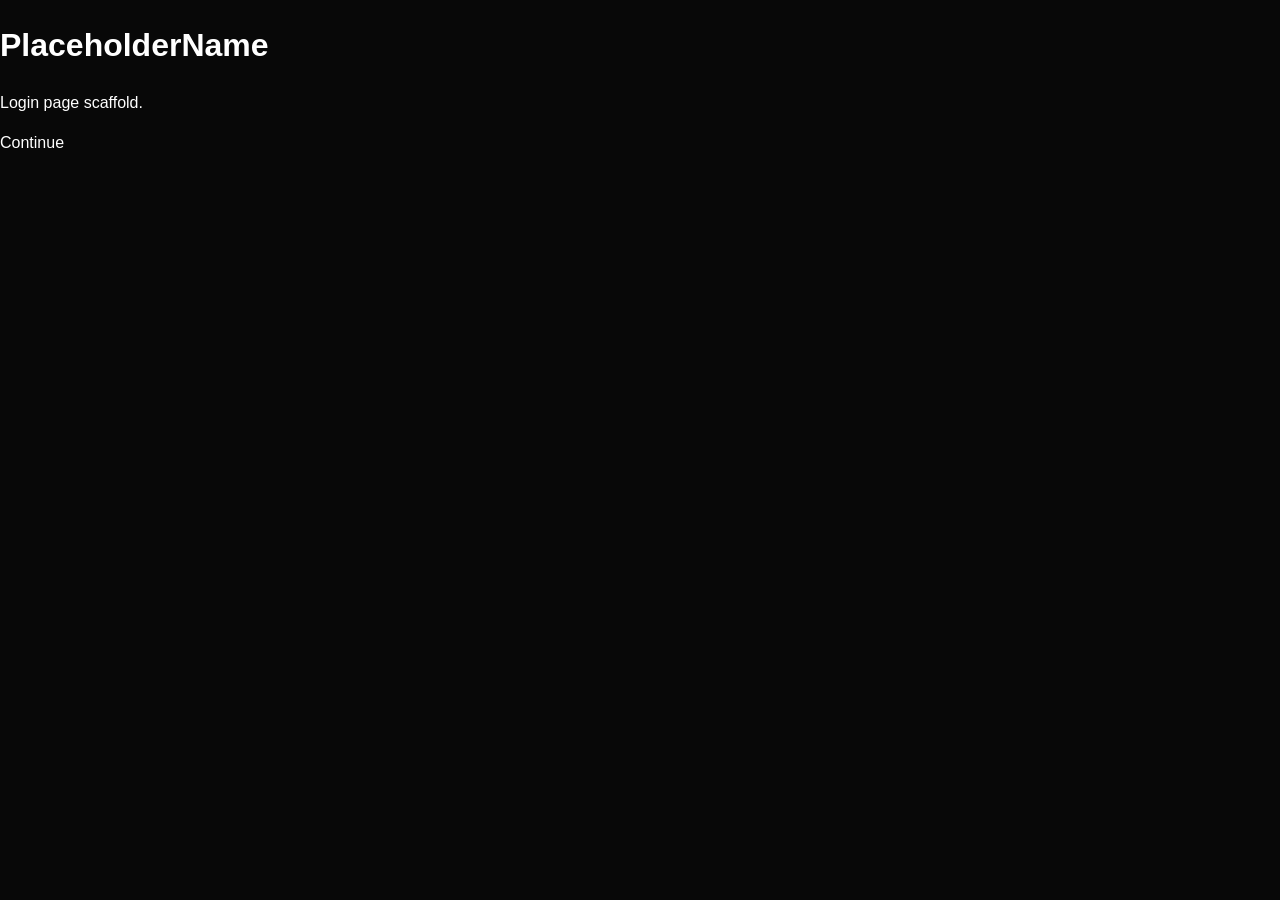
<file: index.html>
<!DOCTYPE html>
<html lang="en">
<head>
  <meta charset="UTF-8">
  <meta name="viewport" content="width=device-width, initial-scale=1.0">
  <title>PlaceholderName - Login</title>
  <link rel="stylesheet" href="styles.css">
</head>
<body>
  <main>
    <h1>PlaceholderName</h1>
    <p>Login page scaffold.</p>
    <a href="booking.html">Continue</a>
  </main>
</body>
</html>
</file>
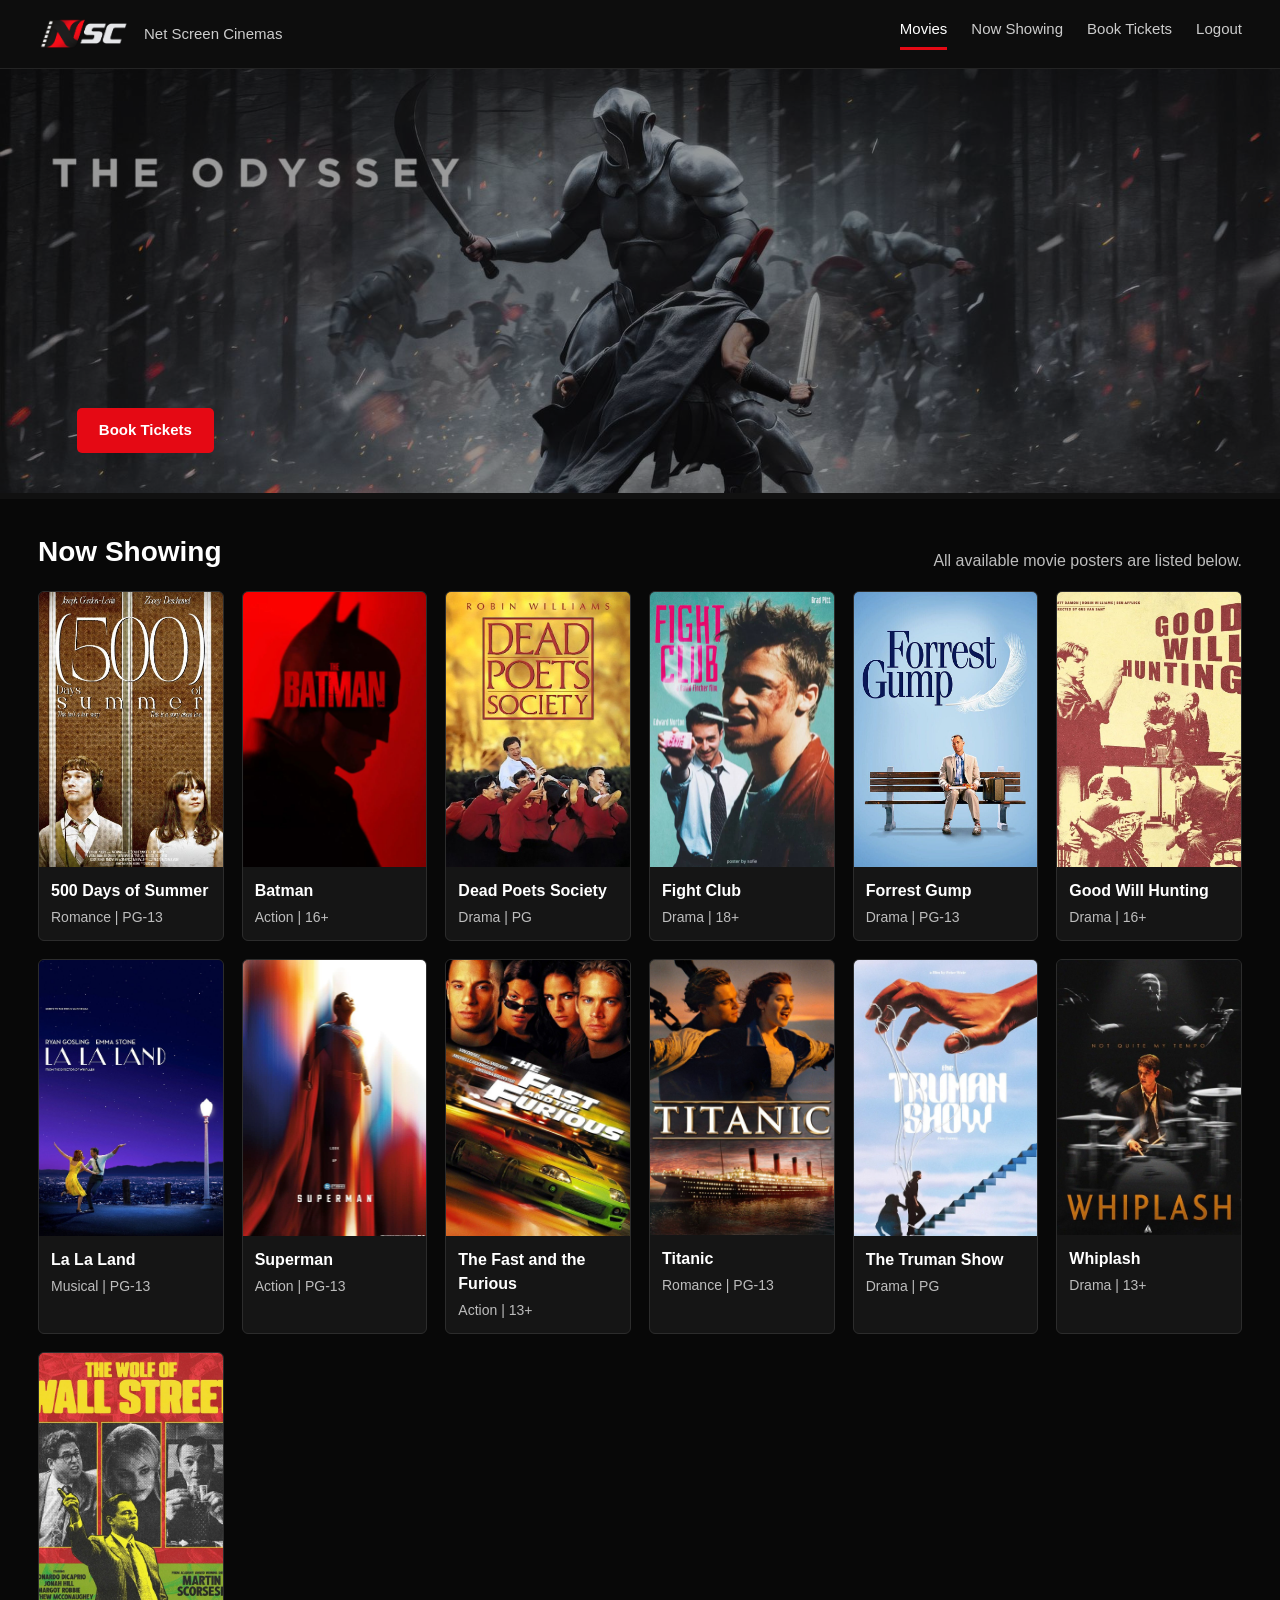
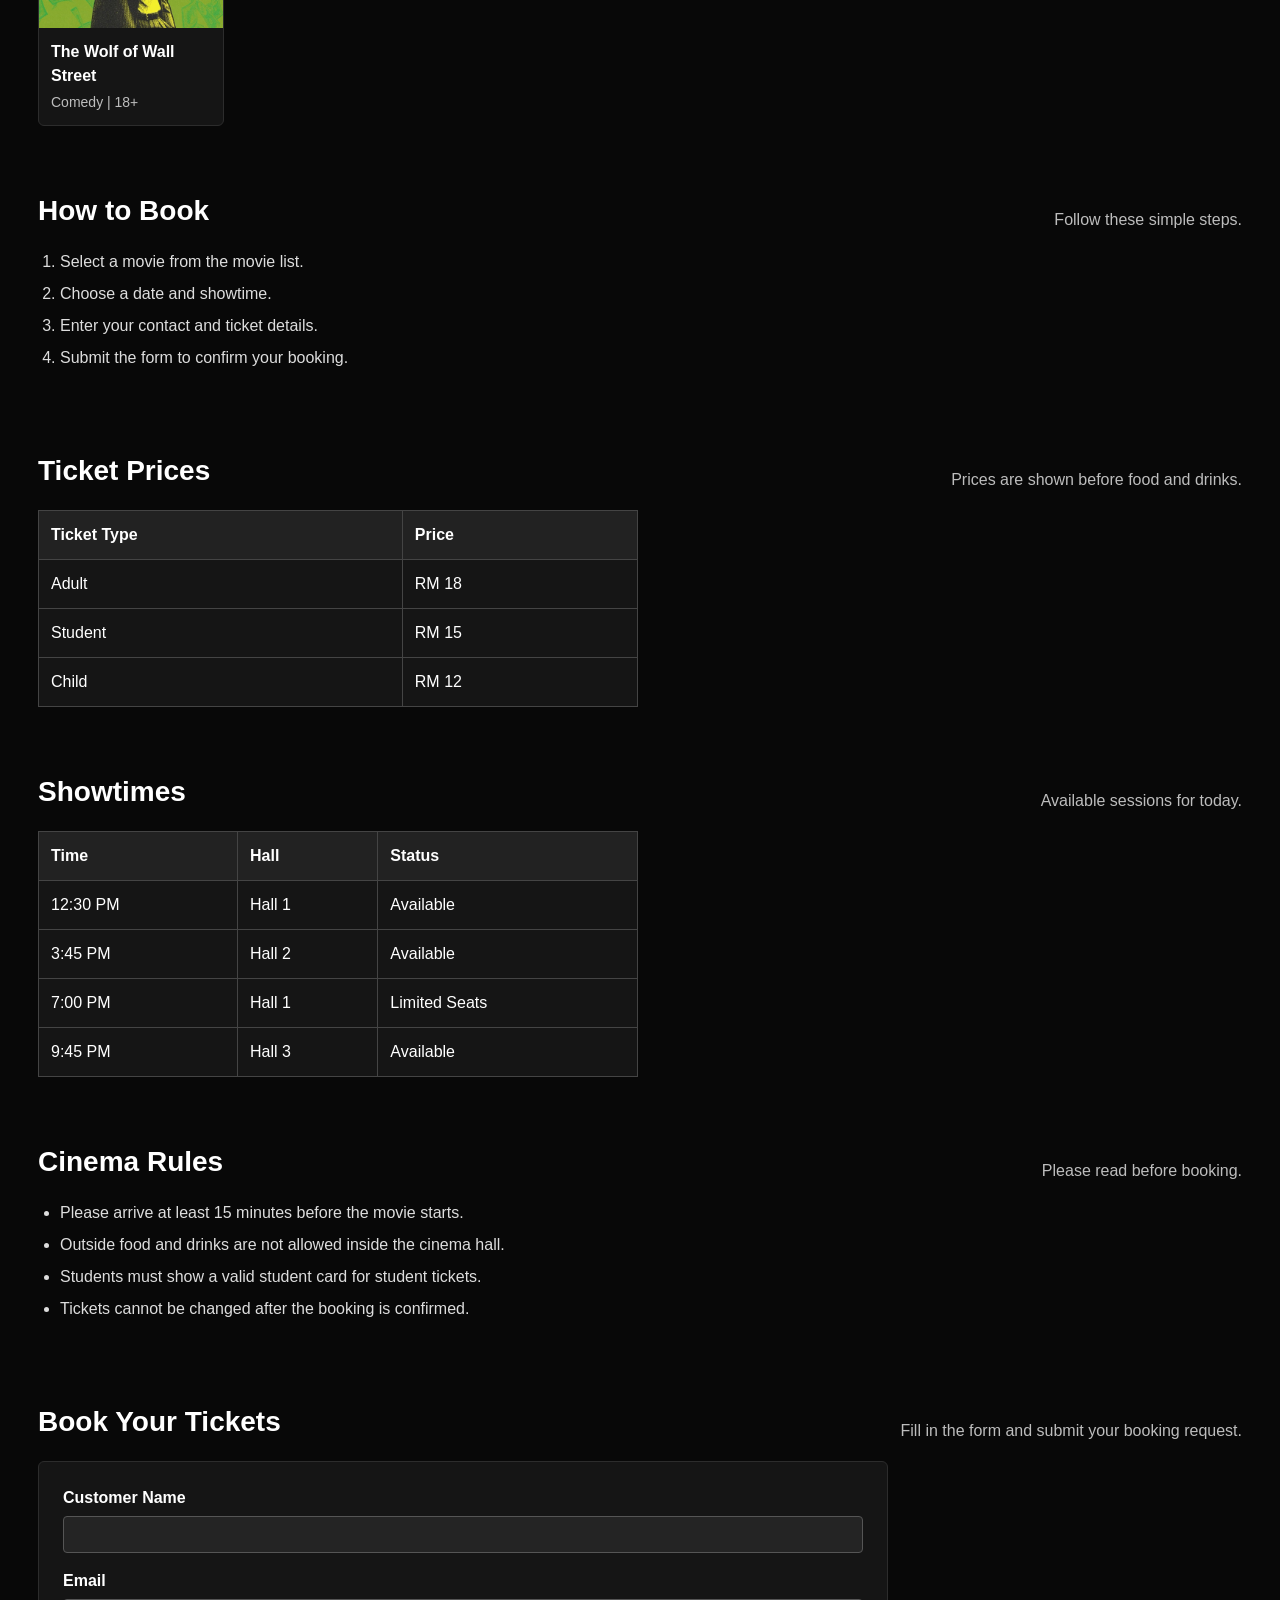
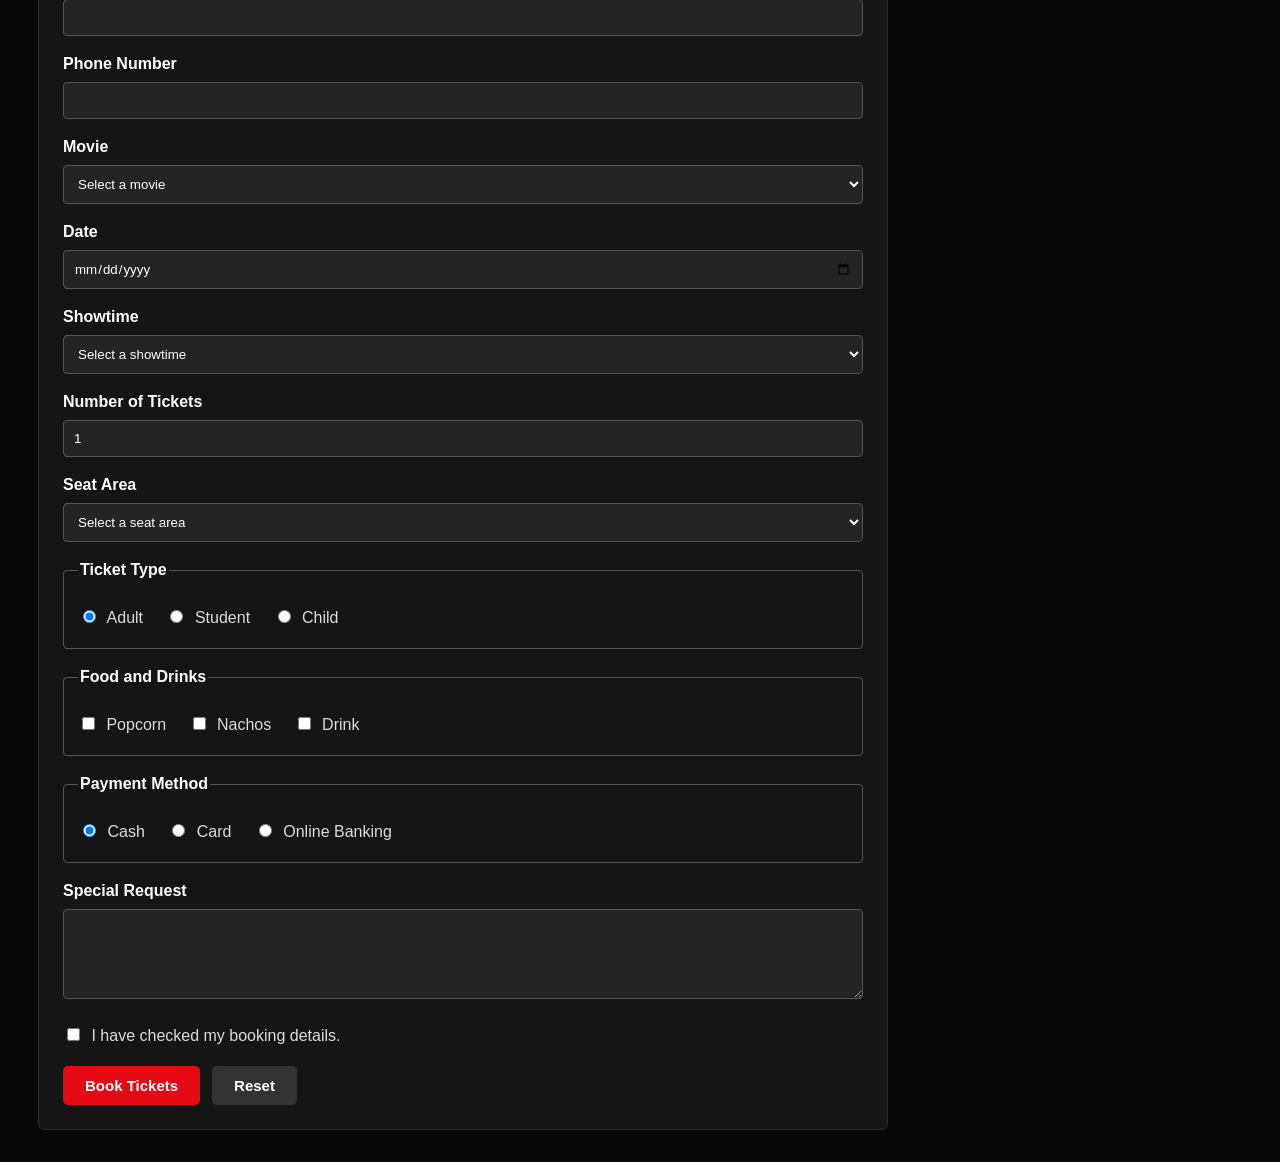
<file: booking.html>
<!DOCTYPE html>
<html lang="en">
<head>
  <meta charset="UTF-8">
  <meta name="viewport" content="width=device-width, initial-scale=1.0">
  <title>Cinema Ticketing System - Book Tickets</title>
  <link rel="stylesheet" href="styles.css">
</head>
<body>

  <header class="top-bar">
    <div class="site-name">
      <img src="icon-transparent.png" alt="NSC logo">
      <span>Net Screen Cinemas</span>
    </div>
    <nav>
      <a href="#top" class="active">Movies</a>
      <a href="#now-showing">Now Showing</a>
      <a href="#booking-form">Book Tickets</a>
      <a href="index.html">Logout</a>
    </nav>
  </header>

  <main id="top">

    <section class="hero">
      <img src="images/banner/banner1.jpg" alt="The Odyssey movie banner">

      <a href="#booking-form" class="hero-button red-button">Book Tickets</a>
    </section>

    <section class="section" id="now-showing">
      <div class="section-heading">
        <h2>Now Showing</h2>
        <p>All available movie posters are listed below.</p>
      </div>

      <div class="movie-grid">
        <article class="movie-card">
          <img src="images/posters-cropped/500-days-of-summer.jpg" alt="500 Days of Summer poster">
          <h3>500 Days of Summer</h3>
          <p>Romance | PG-13</p>
        </article>

        <article class="movie-card">
          <img src="images/posters-cropped/batman.jpg" alt="Batman poster">
          <h3>Batman</h3>
          <p>Action | 16+</p>
        </article>

        <article class="movie-card">
          <img src="images/posters-cropped/dead-poets-society.jpg" alt="Dead Poets Society poster">
          <h3>Dead Poets Society</h3>
          <p>Drama | PG</p>
        </article>

        <article class="movie-card">
          <img src="images/posters-cropped/fight-club.jpg" alt="Fight Club poster">
          <h3>Fight Club</h3>
          <p>Drama | 18+</p>
        </article>

        <article class="movie-card">
          <img src="images/posters-cropped/forest-gump.jpg" alt="Forrest Gump poster">
          <h3>Forrest Gump</h3>
          <p>Drama | PG-13</p>
        </article>

        <article class="movie-card">
          <img src="images/posters-cropped/good-will-hunting.jpg" alt="Good Will Hunting poster">
          <h3>Good Will Hunting</h3>
          <p>Drama | 16+</p>
        </article>

        <article class="movie-card">
          <img src="images/posters-cropped/la-la-land.jpg" alt="La La Land poster">
          <h3>La La Land</h3>
          <p>Musical | PG-13</p>
        </article>

        <article class="movie-card">
          <img src="images/posters-cropped/superman.jpg" alt="Superman poster">
          <h3>Superman</h3>
          <p>Action | PG-13</p>
        </article>

        <article class="movie-card">
          <img src="images/posters-cropped/tfatf.jpg" alt="The Fast and the Furious poster">
          <h3>The Fast and the Furious</h3>
          <p>Action | 13+</p>
        </article>

        <article class="movie-card">
          <img src="images/posters-cropped/titanic.jpg" alt="Titanic poster">
          <h3>Titanic</h3>
          <p>Romance | PG-13</p>
        </article>

        <article class="movie-card">
          <img src="images/posters-cropped/truman-show.jpg" alt="The Truman Show poster">
          <h3>The Truman Show</h3>
          <p>Drama | PG</p>
        </article>

        <article class="movie-card">
          <img src="images/posters-cropped/whiplash.jpg" alt="Whiplash poster">
          <h3>Whiplash</h3>
          <p>Drama | 13+</p>
        </article>

        <article class="movie-card">
          <img src="images/posters-cropped/wolf-of-wallstreet.jpg" alt="The Wolf of Wall Street poster">
          <h3>The Wolf of Wall Street</h3>
          <p>Comedy | 18+</p>
        </article>
      </div>
    </section>

    <section class="section">
      <div class="section-heading">
        <h2>How to Book</h2>
        <p>Follow these simple steps.</p>
      </div>

      <ol class="steps-list">
        <li>Select a movie from the movie list.</li>
        <li>Choose a date and showtime.</li>
        <li>Enter your contact and ticket details.</li>
        <li>Submit the form to confirm your booking.</li>
      </ol>
    </section>

    <section class="section">
      <div class="section-heading">
        <h2>Ticket Prices</h2>
        <p>Prices are shown before food and drinks.</p>
      </div>

      <table class="info-table">
        <tr>
          <th>Ticket Type</th>
          <th>Price</th>
        </tr>
        <tr>
          <td>Adult</td>
          <td>RM 18</td>
        </tr>
        <tr>
          <td>Student</td>
          <td>RM 15</td>
        </tr>
        <tr>
          <td>Child</td>
          <td>RM 12</td>
        </tr>
      </table>
    </section>

    <section class="section">
      <div class="section-heading">
        <h2>Showtimes</h2>
        <p>Available sessions for today.</p>
      </div>

      <table class="info-table">
        <tr>
          <th>Time</th>
          <th>Hall</th>
          <th>Status</th>
        </tr>
        <tr>
          <td>12:30 PM</td>
          <td>Hall 1</td>
          <td>Available</td>
        </tr>
        <tr>
          <td>3:45 PM</td>
          <td>Hall 2</td>
          <td>Available</td>
        </tr>
        <tr>
          <td>7:00 PM</td>
          <td>Hall 1</td>
          <td>Limited Seats</td>
        </tr>
        <tr>
          <td>9:45 PM</td>
          <td>Hall 3</td>
          <td>Available</td>
        </tr>
      </table>
    </section>

    <section class="section">
      <div class="section-heading">
        <h2>Cinema Rules</h2>
        <p>Please read before booking.</p>
      </div>

      <ul class="rules-list">
        <li>Please arrive at least 15 minutes before the movie starts.</li>
        <li>Outside food and drinks are not allowed inside the cinema hall.</li>
        <li>Students must show a valid student card for student tickets.</li>
        <li>Tickets cannot be changed after the booking is confirmed.</li>
      </ul>
    </section>

    <section class="section" id="booking-form">
      <div class="section-heading">
        <h2>Book Your Tickets</h2>
        <p>Fill in the form and submit your booking request.</p>
      </div>

      <form action="confirmation.html" method="get" class="booking-form">
        <div class="form-row">
          <label for="cust-name">Customer Name</label>
          <input type="text" id="cust-name" name="custName" required minlength="2" maxlength="60">
        </div>

        <div class="form-row">
          <label for="cust-email">Email</label>
          <input type="email" id="cust-email" name="custEmail" required>
        </div>

        <div class="form-row">
          <label for="cust-phone">Phone Number</label>
          <input type="tel" id="cust-phone" name="custPhone" pattern="[0-9\-\+\s]{7,15}" required>
        </div>

        <div class="form-row">
          <label for="movie">Movie</label>
          <select id="movie" name="movie" required>
            <option value="" disabled selected>Select a movie</option>
            <option>500 Days of Summer</option>
            <option>Batman</option>
            <option>Dead Poets Society</option>
            <option>Fight Club</option>
            <option>Forrest Gump</option>
            <option>Good Will Hunting</option>
            <option>La La Land</option>
            <option>Superman</option>
            <option>The Fast and the Furious</option>
            <option>Titanic</option>
            <option>The Truman Show</option>
            <option>Whiplash</option>
            <option>The Wolf of Wall Street</option>
          </select>
        </div>

        <div class="form-row">
          <label for="date">Date</label>
          <input type="date" id="date" name="date" required>
        </div>

        <div class="form-row">
          <label for="showtime">Showtime</label>
          <select id="showtime" name="showtime" required>
            <option value="" disabled selected>Select a showtime</option>
            <option>12:30 PM</option>
            <option>3:45 PM</option>
            <option>7:00 PM</option>
            <option>9:45 PM</option>
          </select>
        </div>

        <div class="form-row">
          <label for="tickets">Number of Tickets</label>
          <input type="number" id="tickets" name="tickets" min="1" max="10" value="1" required>
        </div>

        <div class="form-row">
          <label for="seat-area">Seat Area</label>
          <select id="seat-area" name="seatArea" required>
            <option value="" disabled selected>Select a seat area</option>
            <option>Front</option>
            <option>Middle</option>
            <option>Back</option>
          </select>
        </div>

        <fieldset>
          <legend>Ticket Type</legend>
          <label><input type="radio" name="ticketType" value="Adult" checked> Adult</label>
          <label><input type="radio" name="ticketType" value="Student"> Student</label>
          <label><input type="radio" name="ticketType" value="Child"> Child</label>
        </fieldset>

        <fieldset>
          <legend>Food and Drinks</legend>
          <label><input type="checkbox" name="snacks" value="Popcorn"> Popcorn</label>
          <label><input type="checkbox" name="snacks" value="Nachos"> Nachos</label>
          <label><input type="checkbox" name="snacks" value="Drink"> Drink</label>
        </fieldset>

        <fieldset>
          <legend>Payment Method</legend>
          <label><input type="radio" name="paymentMethod" value="Cash" checked> Cash</label>
          <label><input type="radio" name="paymentMethod" value="Card"> Card</label>
          <label><input type="radio" name="paymentMethod" value="Online Banking"> Online Banking</label>
        </fieldset>

        <div class="form-row">
          <label for="request">Special Request</label>
          <textarea id="request" name="specialRequest" maxlength="200"></textarea>
        </div>

        <label class="confirm-row">
          <input type="checkbox" name="confirmDetails" required>
          I have checked my booking details.
        </label>

        <div class="button-row">
          <button type="submit" class="red-button">Book Tickets</button>
          <button type="reset">Reset</button>
        </div>
      </form>
    </section>

  </main>

</body>
</html>
</file>
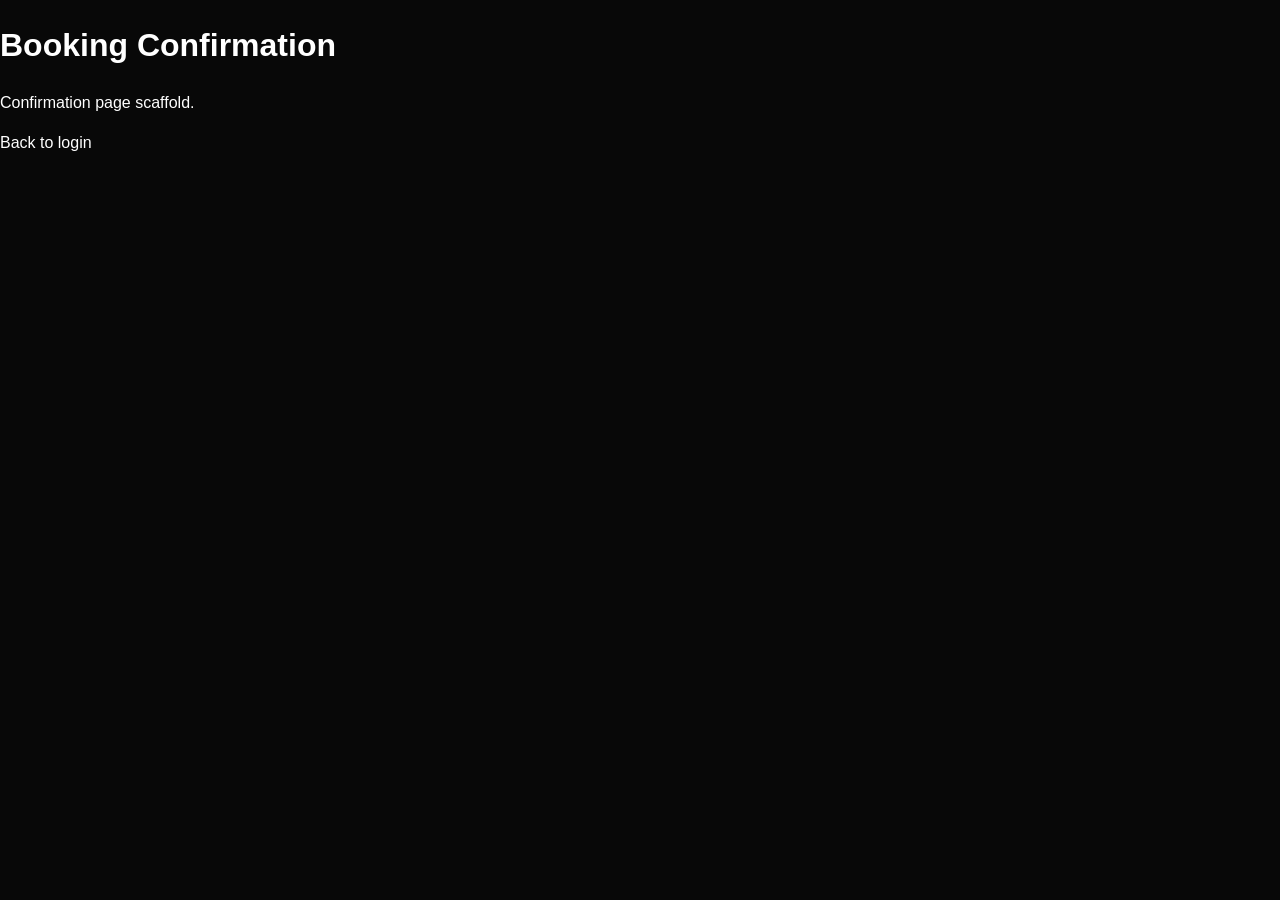
<file: confirmation.html>
<!DOCTYPE html>
<html lang="en">
<head>
  <meta charset="UTF-8">
  <meta name="viewport" content="width=device-width, initial-scale=1.0">
  <title>PlaceholderName - Confirmation</title>
  <link rel="stylesheet" href="styles.css">
</head>
<body>
  <main>
    <h1>Booking Confirmation</h1>
    <p>Confirmation page scaffold.</p>
    <a href="index.html">Back to login</a>
  </main>
</body>
</html>
</file>
<file: styles.css>
* {
  box-sizing: border-box;
}

body {
  margin: 0;
  background-color: #080808;
  color: #ffffff;
  font-family: Arial, Helvetica, sans-serif;
  line-height: 1.5;
}

a {
  color: inherit;
  text-decoration: none;
}

img {
  display: block;
  max-width: 100%;
  height: auto;
}

.top-bar {
  display: flex;
  justify-content: space-between;
  align-items: center;
  gap: 24px;
  padding: 18px 38px;
  background-color: #0d0d0d;
  border-bottom: 1px solid #242424;
}

.site-name {
  display: flex;
  align-items: center;
  gap: 14px;
  color: #ffffff;
  font-size: 18px;
  font-weight: bold;
}

.site-name img {
  width: 92px;
}

.site-name span {
  color: #cccccc;
  font-size: 15px;
  font-weight: normal;
}

.top-bar nav {
  display: flex;
  flex-wrap: wrap;
  gap: 24px;
  font-size: 15px;
}

.top-bar a {
  color: #cccccc;
}

.top-bar a:hover,
.top-bar .active {
  color: #ffffff;
  border-bottom: 3px solid #e50914;
  padding-bottom: 6px;
}

.hero {
  position: relative;
  min-height: 430px;
  background-color: #111111;
  overflow: hidden;
}

.hero > img {
  width: 100%;
  opacity: 0.58;
}

.hero-button {
  position: absolute;
  left: 6%;
  bottom: 46px;
}

.red-button,
button {
  display: inline-block;
  padding: 11px 22px;
  color: #ffffff;
  background-color: #e50914;
  border: 0;
  border-radius: 5px;
  font-size: 15px;
  font-weight: bold;
  cursor: pointer;
}

button[type="reset"] {
  background-color: #333333;
}

.red-button:hover,
button:hover {
  background-color: #b20710;
}

.section {
  padding: 32px 38px;
}

.section-heading {
  display: flex;
  justify-content: space-between;
  align-items: end;
  gap: 20px;
  margin-bottom: 18px;
}

.section h2 {
  margin: 0;
  font-size: 28px;
}

.section-heading p {
  margin: 0;
  color: #bdbdbd;
}

.movie-grid {
  display: grid;
  grid-template-columns: repeat(6, 1fr);
  gap: 18px;
}

.movie-card {
  background-color: #151515;
  border: 1px solid #2c2c2c;
  border-radius: 6px;
  overflow: hidden;
}

.movie-card img {
  width: 100%;
}

.movie-card h3 {
  margin: 12px 12px 4px;
  font-size: 16px;
}

.movie-card p {
  margin: 0 12px 12px;
  color: #bdbdbd;
  font-size: 14px;
}

.info-table {
  width: 100%;
  max-width: 600px;
  border-collapse: collapse;
  background-color: #151515;
}

.info-table th,
.info-table td {
  padding: 12px;
  border: 1px solid #444444;
  text-align: left;
}

.info-table th {
  background-color: #222222;
}

.steps-list {
  max-width: 650px;
  padding-left: 22px;
  color: #dddddd;
}

.steps-list li {
  margin-bottom: 8px;
}

.rules-list {
  max-width: 750px;
  padding-left: 22px;
  color: #dddddd;
}

.rules-list li {
  margin-bottom: 8px;
}

.booking-form {
  max-width: 850px;
  padding: 24px;
  background-color: #151515;
  border: 1px solid #2c2c2c;
  border-radius: 6px;
}

.form-row {
  margin-bottom: 16px;
}

label,
legend {
  font-weight: bold;
}

input,
select,
textarea {
  width: 100%;
  margin-top: 6px;
  padding: 10px;
  color: #ffffff;
  background-color: #242424;
  border: 1px solid #555555;
  border-radius: 4px;
  font-family: Arial, Helvetica, sans-serif;
}

textarea {
  min-height: 90px;
  resize: vertical;
}

fieldset {
  margin: 0 0 16px;
  padding: 14px;
  border: 1px solid #555555;
  border-radius: 4px;
}

fieldset label {
  display: inline-block;
  margin: 8px 18px 4px 0;
  color: #dddddd;
  font-weight: normal;
}

fieldset input,
.confirm-row input {
  width: auto;
  margin-right: 7px;
}

.confirm-row {
  display: block;
  margin-bottom: 18px;
  color: #dddddd;
  font-weight: normal;
}

.button-row {
  display: flex;
  gap: 12px;
  flex-wrap: wrap;
}

@media (max-width: 800px) {
  .top-bar {
    display: block;
    padding: 16px 20px;
  }

  .site-name {
    margin-bottom: 14px;
  }

  .site-name img {
    width: 82px;
  }

  .top-bar nav {
    gap: 14px;
  }

  .hero {
    min-height: 0;
  }

  .hero-button {
    left: 20px;
    bottom: 20px;
  }

  .section {
    padding: 26px 20px;
  }

  .section-heading {
    display: block;
  }

  .movie-grid {
    grid-template-columns: repeat(2, 1fr);
  }
}
</file>
